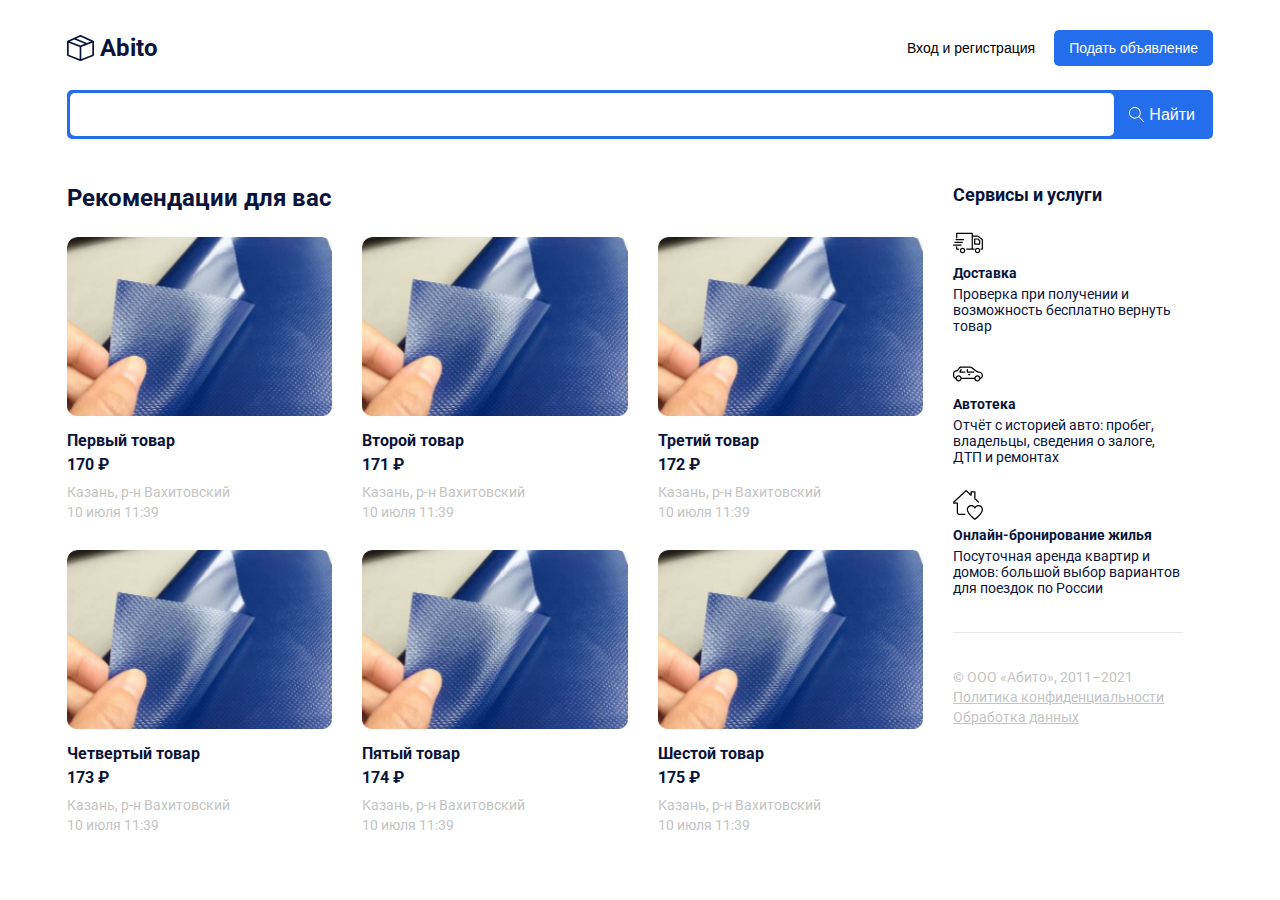
<file: index.html>
<!DOCTYPE html>
<html lang="en">
    <head>
        <meta charset="UTF-8" />
        <meta name="viewport" content="width=device-width, initial-scale=1.0" />
        <link rel="stylesheet" href="./style.css" />
        <link rel="preconnect" href="https://fonts.googleapis.com" />
        <link rel="preconnect" href="https://fonts.gstatic.com" crossorigin />
        <link
            href="https://fonts.googleapis.com/css2?family=Roboto:wght@400;700&display=swap"
            rel="stylesheet"
        />
        <script src="./script.js" defer></script>
        <title>Abito</title>
    </head>
    <body>
        <header class="header">
            <div class="container">
                <div class="header-box">
                    <a href="/" class="header-logo">
                        <img src="./images/logo.svg" alt="logo" />
                        <span>Abito</span>
                    </a>
                    <div class="header-controls">
                        <button class="btn btn-outline">
                            Вход и регистрация
                        </button>
                        <button class="btn btn-primary">
                            Подать объявление
                        </button>
                    </div>

                    <div class="header-burger">
                        <img src="./images/burger.svg" alt="burger" />
                    </div>
                </div>
            </div>
            <div class="container"></div>
            <div class="container"></div>
        </header>

        <main>
            <section class="search">
                <div class="container">
                    <div class="search-box">
                        <input type="text" />
                        <button class="btn btn-primary search-btn">
                            <img
                                class="search-btn__icon"
                                src="./images/search.svg"
                                alt="search"
                            />
                            <span class="search-btn__text">Найти</span>
                        </button>
                    </div>
                </div>
            </section>

            <section class="content">
                <div class="container">
                    <div class="content-box">
                        <div class="content-main">
                            <h2 class="content-main__title">
                                Рекомендации для вас
                            </h2>

                            <div class="content-main__list">
                                <!-- <a href="/product.html" class="content-main__list-item">
                                    <div class="content-main__list-item--img">
                                        <img
                                            src="./images/card-img.png"
                                            alt="card-img"
                                        />
                                    </div>

                                    <h5 class="content-main__list-item--title">
                                        Пвх материал 2й сорт
                                    </h5>

                                    <strong
                                        class="content-main__list-item--price"
                                        >170 ₽</strong
                                    >

                                    <div
                                        class="content-main__list-item--desc-box"
                                    >
                                        <span
                                            class="content-main__list-item--desc"
                                            >Казань, р-н Вахитовский</span
                                        >
                                        <span
                                            class="content-main__list-item--desc"
                                            >10 июля 11:39</span
                                        >
                                    </div>
                                </a>

                                <a href="/product.html" class="content-main__list-item">
                                    <div class="content-main__list-item--img">
                                        <img
                                            src="./images/card-img.png"
                                            alt="card-img"
                                        />
                                    </div>

                                    <h5 class="content-main__list-item--title">
                                        Пвх материал 2й сорт
                                    </h5>

                                    <strong
                                        class="content-main__list-item--price"
                                        >170 ₽</strong
                                    >

                                    <div
                                        class="content-main__list-item--desc-box"
                                    >
                                        <span
                                            class="content-main__list-item--desc"
                                            >Казань, р-н Вахитовский</span
                                        >
                                        <span
                                            class="content-main__list-item--desc"
                                            >10 июля 11:39</span
                                        >
                                    </div>
                                </a>

                                <a href="/product.html" class="content-main__list-item">
                                    <div class="content-main__list-item--img">
                                        <img
                                            src="./images/card-img.png"
                                            alt="card-img"
                                        />
                                    </div>

                                    <h5 class="content-main__list-item--title">
                                        Пвх материал 2й сорт
                                    </h5>

                                    <strong
                                        class="content-main__list-item--price"
                                        >170 ₽</strong
                                    >

                                    <div
                                        class="content-main__list-item--desc-box"
                                    >
                                        <span
                                            class="content-main__list-item--desc"
                                            >Казань, р-н Вахитовский</span
                                        >
                                        <span
                                            class="content-main__list-item--desc"
                                            >10 июля 11:39</span
                                        >
                                    </div>
                                </a>

                                <a href="/product.html" class="content-main__list-item">
                                    <div class="content-main__list-item--img">
                                        <img
                                            src="./images/card-img.png"
                                            alt="card-img"
                                        />
                                    </div>

                                    <h5 class="content-main__list-item--title">
                                        Пвх материал 2й сорт
                                    </h5>

                                    <strong
                                        class="content-main__list-item--price"
                                        >170 ₽</strong
                                    >

                                    <div
                                        class="content-main__list-item--desc-box"
                                    >
                                        <span
                                            class="content-main__list-item--desc"
                                            >Казань, р-н Вахитовский</span
                                        >
                                        <span
                                            class="content-main__list-item--desc"
                                            >10 июля 11:39</span
                                        >
                                    </div>
                                </a>

                                <a href="/product.html" class="content-main__list-item">
                                    <div class="content-main__list-item--img">
                                        <img
                                            src="./images/card-img.png"
                                            alt="card-img"
                                        />
                                    </div>

                                    <h5 class="content-main__list-item--title">
                                        Пвх материал 2й сорт
                                    </h5>

                                    <strong
                                        class="content-main__list-item--price"
                                        >170 ₽</strong
                                    >

                                    <div
                                        class="content-main__list-item--desc-box"
                                    >
                                        <span
                                            class="content-main__list-item--desc"
                                            >Казань, р-н Вахитовский</span
                                        >
                                        <span
                                            class="content-main__list-item--desc"
                                            >10 июля 11:39</span
                                        >
                                    </div>
                                </a>

                                <a href="/product.html" class="content-main__list-item">
                                    <div class="content-main__list-item--img">
                                        <img
                                            src="./images/card-img.png"
                                            alt="card-img"
                                        />
                                    </div>

                                    <h5 class="content-main__list-item--title">
                                        Пвх материал 2й сорт
                                    </h5>

                                    <strong
                                        class="content-main__list-item--price"
                                        >170 ₽</strong
                                    >

                                    <div
                                        class="content-main__list-item--desc-box"
                                    >
                                        <span
                                            class="content-main__list-item--desc"
                                            >Казань, р-н Вахитовский</span
                                        >
                                        <span
                                            class="content-main__list-item--desc"
                                            >10 июля 11:39</span
                                        >
                                    </div>
                                </a> -->
                            </div>
                        </div>

                        <div class="content-side">
                            <h3 class="content-side__title">
                                Сервисы и услуги
                            </h3>

                            <div class="content-side__box">
                                <div class="content-side__list">
                                    <div class="content-side__list-item">
                                        <img
                                            class="content-side__list-item--img"
                                            src="./images/side-info-1.svg"
                                            alt="side-info-1"
                                        />
                                        <h5
                                            class="content-side__list-item--title"
                                        >
                                            Доставка
                                        </h5>
                                        <p
                                            class="content-side__list-item--text"
                                        >
                                            Проверка при получении и возможность
                                            бесплатно вернуть товар
                                        </p>
                                    </div>

                                    <div class="content-side__list-item">
                                        <img
                                            class="content-side__list-item--img"
                                            src="./images/side-info-2.svg"
                                            alt="side-info-2"
                                        />
                                        <h5
                                            class="content-side__list-item--title"
                                        >
                                            Автотека
                                        </h5>
                                        <p
                                            class="content-side__list-item--text"
                                        >
                                            Отчёт с историей авто: пробег,
                                            владельцы, сведения о залоге, ДТП и
                                            ремонтах
                                        </p>
                                    </div>

                                    <div class="content-side__list-item">
                                        <img
                                            class="content-side__list-item--img"
                                            src="./images/side-info-3.svg"
                                            alt="side-info-3"
                                        />
                                        <h5
                                            class="content-side__list-item--title"
                                        >
                                            Онлайн-бронирование жилья
                                        </h5>
                                        <p
                                            class="content-side__list-item--text"
                                        >
                                            Посуточная аренда квартир и домов:
                                            большой выбор вариантов для поездок
                                            по России
                                        </p>
                                    </div>
                                </div>
                            </div>

                            <div class="content-side__footer">
                                <p class="content-side__footer--item">
                                    © ООО «Абито», 2011–2021
                                </p>
                                <a href="#" class="content-side__footer--item"
                                    >Политика конфиденциальности</a
                                >
                                <a href="#" class="content-side__footer--item"
                                    >Обработка данных</a
                                >
                            </div>
                        </div>
                    </div>
                </div>
            </section>
        </main>
    </body>
</html>
</file>
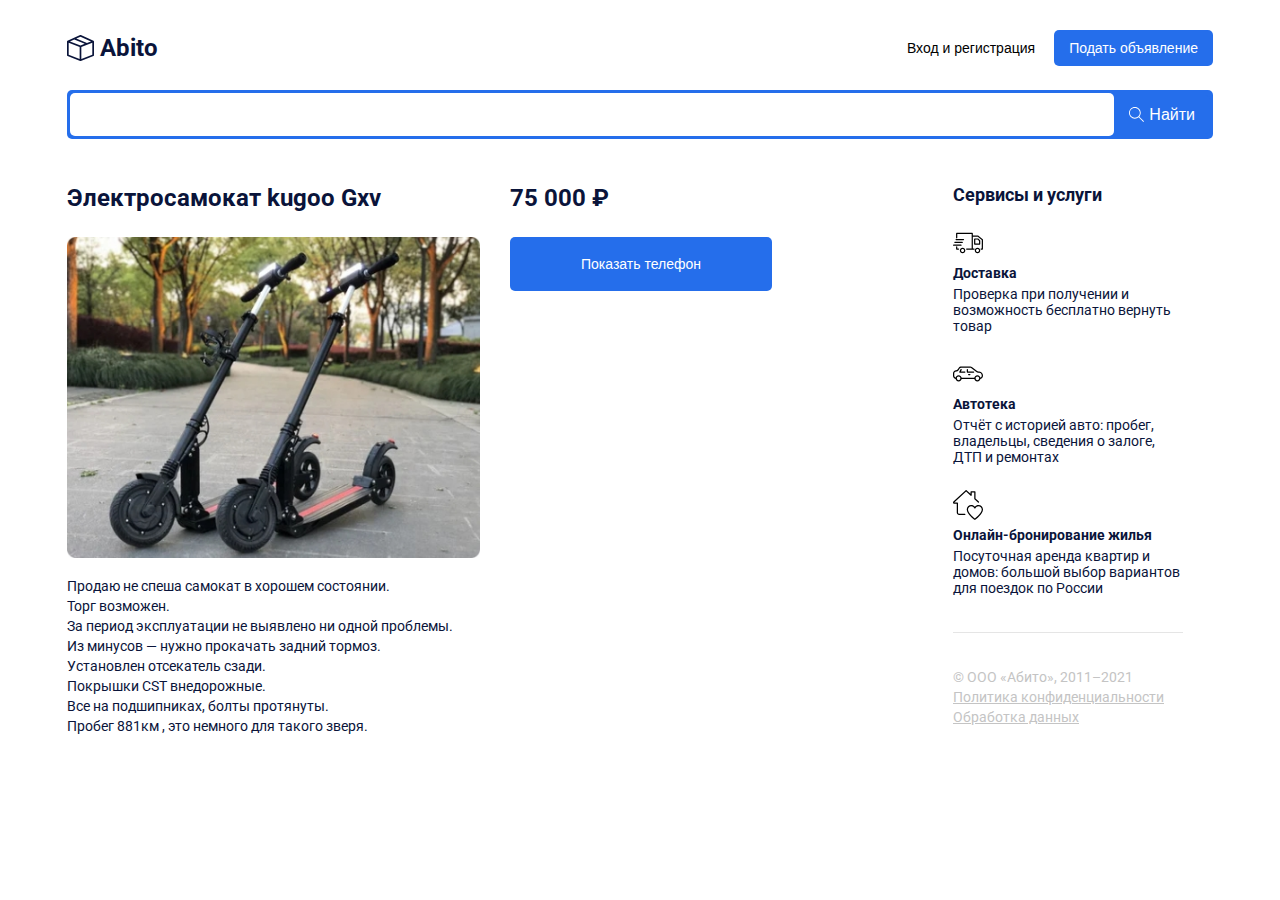
<file: product.html>
<!DOCTYPE html>
<html lang="en">
    <head>
        <meta charset="UTF-8" />
        <meta name="viewport" content="width=device-width, initial-scale=1.0" />
        <link rel="stylesheet" href="./style.css" />
        <link rel="preconnect" href="https://fonts.googleapis.com" />
        <link rel="preconnect" href="https://fonts.gstatic.com" crossorigin />
        <link
            href="https://fonts.googleapis.com/css2?family=Roboto:wght@400;700&display=swap"
            rel="stylesheet"
        />
        <title>Abito</title>
    </head>
    <body>
        <header class="header">
            <div class="container">
                <div class="header-box">
                    <a href="/" class="header-logo">
                        <img src="./images/logo.svg" alt="logo" />
                        <span>Abito</span>
                    </a>
                    <div class="header-controls">
                        <button class="btn btn-outline">
                            Вход и регистрация
                        </button>
                        <button class="btn btn-primary">
                            Подать объявление
                        </button>
                    </div>

                    <div class="header-burger">
                        <img src="./images/burger.svg" alt="burger" />
                    </div>
                </div>
            </div>
            <div class="container"></div>
            <div class="container"></div>
        </header>

        <main>
            <section class="search">
                <div class="container">
                    <div class="search-box">
                        <input type="text" />
                        <button class="btn btn-primary search-btn">
                            <img
                                class="search-btn__icon"
                                src="./images/search.svg"
                                alt="search"
                            />
                            <span class="search-btn__text">Найти</span>
                        </button>
                    </div>
                </div>
            </section>

            <section class="content">
                <div class="container">
                    <div class="content-box">
                        <div class="content-product">
                            <div class="content-product__left">
                                <h2 class="content-product__title">
                                    Электросамокат kugoo Gxv
                                </h2>

                                <img
                                    class="content-product__img"
                                    src="./images/product-img.jpeg"
                                    alt="product-img"
                                />

                                <p class="content-product__text">
                                    Продаю не спеша самокат в хорошем состоянии. <br>
                                    Торг возможен. <br>
                                    За период эксплуатации не выявлено ни одной проблемы. <br>
                                    Из минусов — нужно прокачать задний тормоз. <br>
                                    Установлен отсекатель сзади. <br>
                                    Покрышки CST внедорожные. <br>
                                    Все на подшипниках, болты протянуты. <br>
                                    Пробег 881км , это немного для такого зверя. <br>
                                </p>
                            </div>

                            <div class="content-product__right">
                                <h2 class="content-product__price">75 000 ₽</h2>

                                <button class="btn btn-primary btn-large">Показать телефон</button>
                            </div>
                        </div>

                        <div class="content-side">
                            <h3 class="content-side__title">
                                Сервисы и услуги
                            </h3>

                            <div class="content-side__box">
                                <div class="content-side__list">
                                    <div class="content-side__list-item">
                                        <img
                                            class="content-side__list-item--img"
                                            src="./images/side-info-1.svg"
                                            alt="side-info-1"
                                        />
                                        <h5
                                            class="content-side__list-item--title"
                                        >
                                            Доставка
                                        </h5>
                                        <p
                                            class="content-side__list-item--text"
                                        >
                                            Проверка при получении и возможность
                                            бесплатно вернуть товар
                                        </p>
                                    </div>

                                    <div class="content-side__list-item">
                                        <img
                                            class="content-side__list-item--img"
                                            src="./images/side-info-2.svg"
                                            alt="side-info-2"
                                        />
                                        <h5
                                            class="content-side__list-item--title"
                                        >
                                            Автотека
                                        </h5>
                                        <p
                                            class="content-side__list-item--text"
                                        >
                                            Отчёт с историей авто: пробег,
                                            владельцы, сведения о залоге, ДТП и
                                            ремонтах
                                        </p>
                                    </div>

                                    <div class="content-side__list-item">
                                        <img
                                            class="content-side__list-item--img"
                                            src="./images/side-info-3.svg"
                                            alt="side-info-3"
                                        />
                                        <h5
                                            class="content-side__list-item--title"
                                        >
                                            Онлайн-бронирование жилья
                                        </h5>
                                        <p
                                            class="content-side__list-item--text"
                                        >
                                            Посуточная аренда квартир и домов:
                                            большой выбор вариантов для поездок
                                            по России
                                        </p>
                                    </div>
                                </div>
                            </div>

                            <div class="content-side__footer">
                                <p class="content-side__footer--item">
                                    © ООО «Абито», 2011–2021
                                </p>
                                <a href="#" class="content-side__footer--item"
                                    >Политика конфиденциальности</a
                                >
                                <a href="#" class="content-side__footer--item"
                                    >Обработка данных</a
                                >
                            </div>
                        </div>
                    </div>
                </div>
            </section>
        </main>
    </body>
</html>
</file>
<file: style.css>
* {
    box-sizing: border-box;
}

body {
    margin: 0;
    color: #0a143a;
    font-family: "Roboto", sans-serif;
}

.btn {
    line-height: 16px;
    font-size: 14px;
    font-weight: 400;
    padding: 10px 15px;
    border-radius: 5px;
    border: none;
    cursor: pointer;
}

.btn-outline {
    background-color: transparent;
}

.btn-primary {
    background-color: #256eeb;
    color: #fff;
}

.btn-large {
    padding: 19px 71px;
}

.container {
    width: 100%;
    max-width: 1170px;
    padding: 0 12px;
    margin: 0 auto;
}

.header {
    padding-top: 30px;
    padding-bottom: 24px;
}

.header-box {
    display: flex;
    justify-content: space-between;
    align-items: center;
}

.header-logo {
    display: flex;
    justify-content: flex-start;
    align-items: center;
    text-decoration: none;
    color: rgb(10, 20, 58);
}

.header-logo span {
    line-height: 28px;
    font-size: 24px;
    font-weight: 700;
    margin-left: 6px;
}

.header-burger {
    width: 30px;
    height: 19px;
    display: none;
}

.search {
    margin-bottom: 45px;
}

.search-box {
    width: 100%;
    border-radius: 5px;
    background-color: #256eeb;
    padding: 3px;
    display: flex;
    align-items: center;
    justify-content: flex-start;
}

.search-box input {
    flex-grow: 1;
    padding: 14px 22px;
    border-radius: 5px;
    outline: none;
    border: none;
    min-width: 0;
}

.search-btn {
    display: flex;
    align-items: center;
}

.search-btn .search-btn__icon {
    width: 15px;
    height: 15px;
}

.search-btn .search-btn__text {
    margin-left: 2px;
    line-height: 19px;
    font-size: 16px;
    margin-left: 5px;
}

.content {
    padding-bottom: 50px;
}

.content-box {
    display: flex;
    justify-content: space-between;
    align-items: flex-start;
    gap: 30px;
}

.content-main {
    flex-grow: 1;
}

.content-main__title {
    line-height: 28px;
    font-size: 24px;
    margin-top: 0;
    margin-bottom: 25px;
}

.content-main__list {
    display: flex;
    justify-content: space-between;
    flex-wrap: wrap;
    row-gap: 30px;
}

.content-main__list-item {
    width: calc((100% - 60px) / 3);
    display: flex;
    flex-direction: column;
    align-items: flex-start;
    border-radius: 10px;
    overflow: hidden;
    text-decoration: none;
}

.content-main__list-item:hover .content-main__list-item--title {
    color: #256eeb;
}

.content-main__list-item--img {
    width: 100%;
    display: flex;
}

.content-main__list-item--img img {
    width: 100%;
}

.content-main__list-item--title {
    margin-top: 15px;
    margin-bottom: 5px;
    line-height: 19px;
    font-size: 16px;
    color: #0a143a;
}

.content-main__list-item--price {
    line-height: 19px;
    font-size: 16px;
    margin-bottom: 10px;
    color: #0a143a;
}

.content-main__list-item--desc-box {
    display: flex;
    flex-direction: column;
    row-gap: 4px;
}

.content-main__list-item--desc {
    line-height: 16px;
    font-size: 14px;
    color: #c4c4c4;
}

.content-side {
    width: 260px;
    min-width: 260px;
}

.content-side__title {
    line-height: 21px;
    font-size: 18px;
    margin-top: 0;
    margin-bottom: 23px;
}

.content-side__list {
    display: flex;
    flex-direction: column;
    justify-content: space-between;
    height: 100%;
    gap: 25px;
    border-bottom: 1px solid rgb(229, 229, 229);
    padding-bottom: 36px;
    margin-right: 30px;
    margin-bottom: 36px;
}

.content-side__list-item {
    display: flex;
    flex-direction: column;
    align-items: flex-start;
}

.content-side__list-item--title {
    margin-top: 7px;
    margin-bottom: 5px;
    line-height: 16px;
    font-size: 14px;
    font-weight: 700;
}

.content-side__list-item--text {
    line-height: 16px;
    font-size: 14px;
    margin: 0;
}

.content-side__footer {
    display: flex;
    flex-direction: column;
    gap: 4px;
}

.content-side__footer--item {
    color: rgb(196, 196, 196);
    margin: 0;
    line-height: 16px;
    font-size: 14px;
}

.content-product {
    display: flex;
    flex-grow: 1;
    gap: 30px;
}

.content-product__left {
    flex-basis: 50%;
}

.content-product__right {
    flex-basis: 50%;
}

.content-product__title, .content-product__price {
    line-height: 28px;
    font-size: 24px;
    margin-top: 0;
    margin-bottom: 25px;
}

.content-product__img {
    width: 100%;
}

.content-product__text {
    line-height: 20px;
    font-size: 14px;
}

/* Медиа-запросы*/

@media (max-width: 1200px) {
    .container {
        max-width: 991px;
    }

    .content-main__list-item {
        width: calc((100% - 30px) / 2);
    }
}

@media (max-width: 991px) {
    .container {
        max-width: 730px;
    }

    .content-box {
        flex-direction: column;
    }

    .content-main {
        width: 100%;
    }

    .content-side {
        width: 100%;
        min-width: none;
    }

    .content-product {
        flex-direction: column;
        width: 100%;
    }

    .content-product__left {
        flex-basis: 100%;
        width: 100%;
    }
    
    .content-product__right {
        flex-basis: 100%;
        width: 100%;
    }
}

@media (max-width: 786px) {
    .container {
        max-width: 100%;
    }

    .header-controls {
        display: none;
    }

    .header-burger {
        display: block;
    }

    .search-btn__text {
        display: none;
    }
}

@media (max-width: 480px) {
    .content-main__list-item {
        width: 100%;
    }
}
</file>
